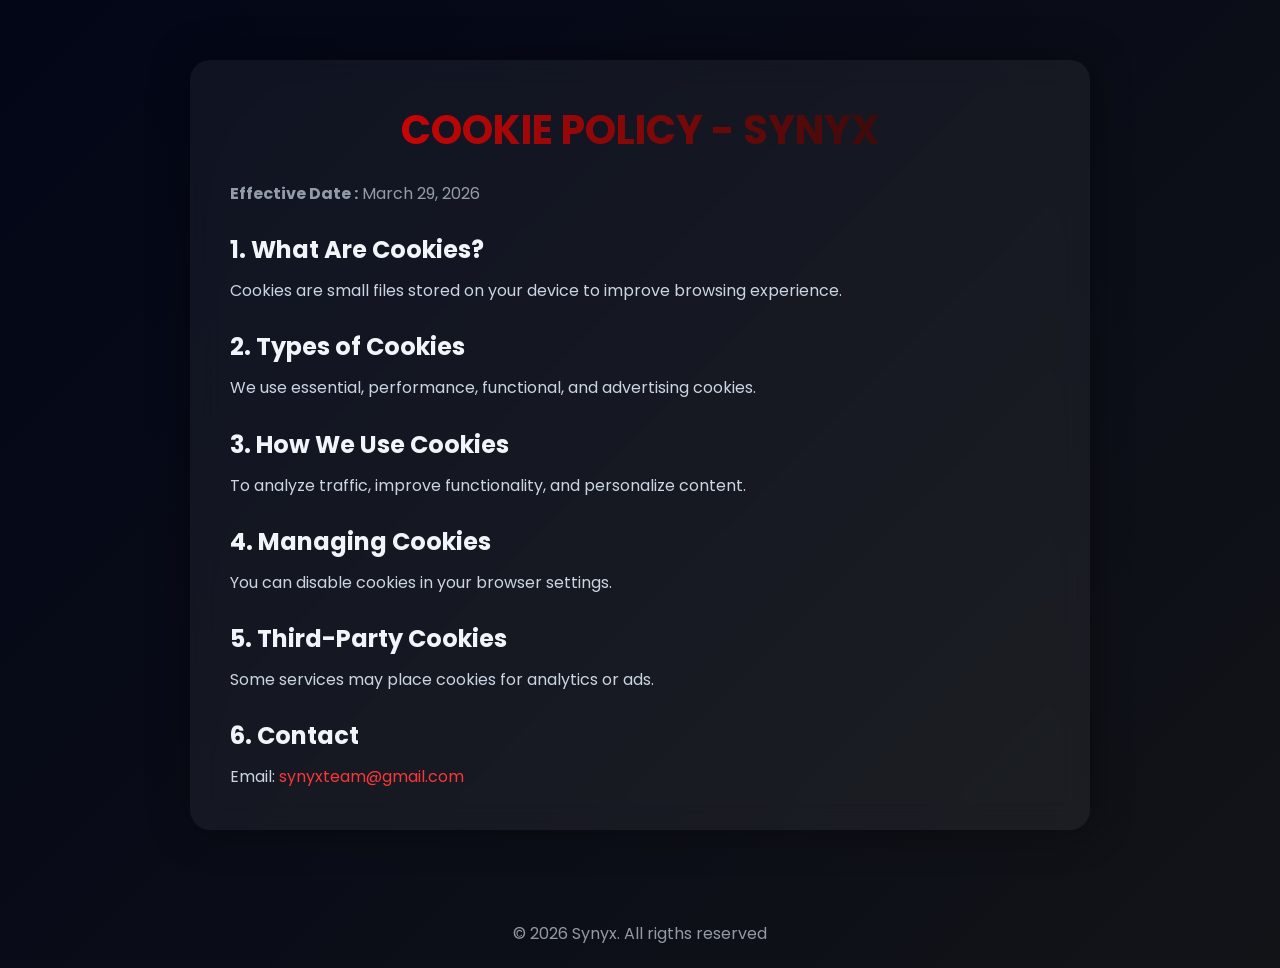
<file: cookies.html>
<!DOCTYPE html>
<html lang="en">
<head>
<meta charset="UTF-8">
<meta name="viewport" content="width=device-width, initial-scale=1.0">
<title>Cookie Policy | Synyx</title>

<link rel="icon" href="favicon.png" type="image/png">
<style>
@import url('https://fonts.googleapis.com/css2?family=Poppins:wght@300;400;600&display=swap');
    
* {
    margin: 0;
    padding: 0;
    box-sizing: border-box;
    font-family: 'Poppins', sans-serif;
}
    
    /* 🌈 Gradient Animated Background */
body {
    min-height: 100vh;
    background: linear-gradient(-45deg, #0f172a, #141b27, #171818, #020617);
    background-size: 400% 400%;
    animation: gradientMove 12s ease infinite;
    color: #e2e8f0;
}
    
    /* Animation */
@keyframes gradientMove {
    0% { background-position: 0% 50%; }
    50% { background-position: 100% 50%; }
    100% { background-position: 0% 50%; }
}
    
    /* 🌟 Glass Container */
.container {
    max-width: 900px;
    margin: 60px auto;
    padding: 40px;
    border-radius: 20px;
    
    background: rgba(255, 255, 255, 0.05);
    backdrop-filter: blur(15px);
    box-shadow: 0 0 40px rgba(0,0,0,0.4);
}
    
    /* Titles */
h1 {
    text-align: center;
    margin-bottom: 20px;
    font-size: 2.5rem;
    background: linear-gradient(90deg, #f80404, #0c0c0c);
    -webkit-background-clip: text;
    background-clip: text;
    -webkit-text-fill-color: transparent;
}
    
h2 {
    margin-top: 25px;
    color: #f1f5f9;
}
    
    /* Text */
p {
    margin-top: 10px;
    line-height: 1.7;
    color: #cbd5e1;
}
    
    /* Footer */
.footer {
    text-align: center;
    padding: 20px;
    margin-top: 40px;
    color: #94a3b8;
}
    
    /* Links */
a {
    color: #f83838;
    text-decoration: none;
}
    
a:hover {
    text-decoration: underline;
}
    
    /* 🔥 Glow effect on hover */
.container:hover {
    box-shadow: 0 0 60px rgba(254, 254, 255, 0.3);
    transition: 0.3s;
}
.footer__copy {
  font-size: var(--smaller-font-size);
  font-weight: 400; /* or 300 for lighter */
  opacity: 0.7;     /* optional: softer look */
}
</style>
</head>

<body>

<div class="container">
  <h1>COOKIE POLICY - SYNYX</h1>
  <p class="footer__copy"><strong>Effective Date :</strong> March 29, 2026</p>

  <h2>1. What Are Cookies?</h2>
  <p>Cookies are small files stored on your device to improve browsing experience.</p>

  <h2>2. Types of Cookies</h2>
  <p>We use essential, performance, functional, and advertising cookies.</p>

  <h2>3. How We Use Cookies</h2>
  <p>To analyze traffic, improve functionality, and personalize content.</p>

  <h2>4. Managing Cookies</h2>
  <p>You can disable cookies in your browser settings.</p>

  <h2>5. Third-Party Cookies</h2>
  <p>Some services may place cookies for analytics or ads.</p>

  <h2>6. Contact</h2>
  <p>Email: <a href="mailto:your@gmail.com">synyxteam@gmail.com</a></p>
</div>

<div class="footer">
    <p class="footer__copy">&#169; 2026 Synyx. All rigths reserved</p>
</div>

</body>
</html>
</file>
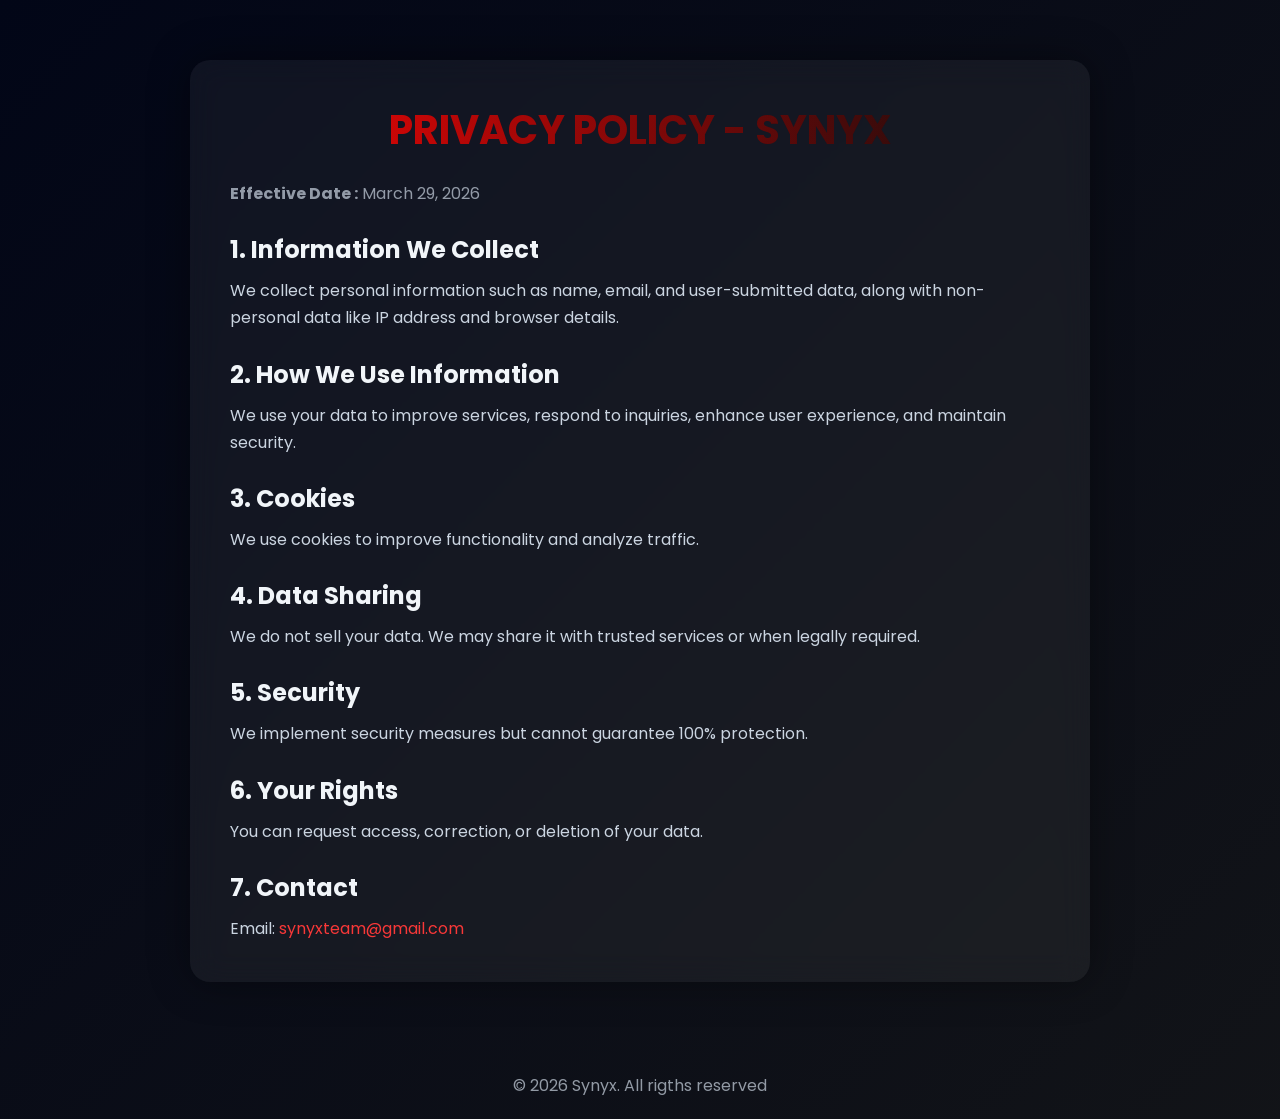
<file: privacy.html>
<!DOCTYPE html>
<html lang="en">
<head>
<meta charset="UTF-8">
<meta name="viewport" content="width=device-width, initial-scale=1.0">
<title>Privacy Policy | Synyx</title>
<link rel="icon" href="favicon.png" type="image/png">
<style>
@import url('https://fonts.googleapis.com/css2?family=Poppins:wght@300;400;600&display=swap');
    
* {
    margin: 0;
    padding: 0;
    box-sizing: border-box;
    font-family: 'Poppins', sans-serif;
}
    
    /* 🌈 Gradient Animated Background */
body {
    min-height: 100vh;
    background: linear-gradient(-45deg, #0f172a, #141b27, #171818, #020617);
    background-size: 400% 400%;
    animation: gradientMove 12s ease infinite;
    color: #e2e8f0;
}
    
    /* Animation */
@keyframes gradientMove {
    0% { background-position: 0% 50%; }
    50% { background-position: 100% 50%; }
    100% { background-position: 0% 50%; }
}
    
    /* 🌟 Glass Container */
.container {
    max-width: 900px;
    margin: 60px auto;
    padding: 40px;
    border-radius: 20px;
    
    background: rgba(255, 255, 255, 0.05);
    backdrop-filter: blur(15px);
    box-shadow: 0 0 40px rgba(0,0,0,0.4);
}
    
    /* Titles */
h1 {
    text-align: center;
    margin-bottom: 20px;
    font-size: 2.5rem;
    background: linear-gradient(90deg, #f80404, #0c0c0c);
    -webkit-background-clip: text;
    background-clip: text;
    -webkit-text-fill-color: transparent;
}
    
h2 {
    margin-top: 25px;
    color: #f1f5f9;
}
    
    /* Text */
p {
    margin-top: 10px;
    line-height: 1.7;
    color: #cbd5e1;
}
    
    /* Footer */
.footer {
    text-align: center;
    padding: 20px;
    margin-top: 40px;
    color: #94a3b8;
}
    
    /* Links */
a {
    color: #f83838;
    text-decoration: none;
}
    
a:hover {
    text-decoration: underline;
}
    
    /* 🔥 Glow effect on hover */
.container:hover {
    box-shadow: 0 0 60px rgba(254, 254, 255, 0.3);
    transition: 0.3s;
}
.footer__copy {
  font-size: var(--smaller-font-size);
  font-weight: 400; /* or 300 for lighter */
  opacity: 0.7;     /* optional: softer look */
}
</style>
</head>

<body>

<div class="container">
  <h1>PRIVACY POLICY - SYNYX</h1>
  <p class="footer__copy"><strong>Effective Date :</strong> March 29, 2026</p>

  <h2>1. Information We Collect</h2>
  <p>We collect personal information such as name, email, and user-submitted data, along with non-personal data like IP address and browser details.</p>

  <h2>2. How We Use Information</h2>
  <p>We use your data to improve services, respond to inquiries, enhance user experience, and maintain security.</p>

  <h2>3. Cookies</h2>
  <p>We use cookies to improve functionality and analyze traffic.</p>

  <h2>4. Data Sharing</h2>
  <p>We do not sell your data. We may share it with trusted services or when legally required.</p>

  <h2>5. Security</h2>
  <p>We implement security measures but cannot guarantee 100% protection.</p>

  <h2>6. Your Rights</h2>
  <p>You can request access, correction, or deletion of your data.</p>

  <h2>7. Contact</h2>
  <p>Email: <a href="mailto:your@gmail.com">synyxteam@gmail.com</a></p>
</div>

<div class="footer">
    <p class="footer__copy">&#169; 2026 Synyx. All rigths reserved</p>
</div>

</body>
</html>
</file>
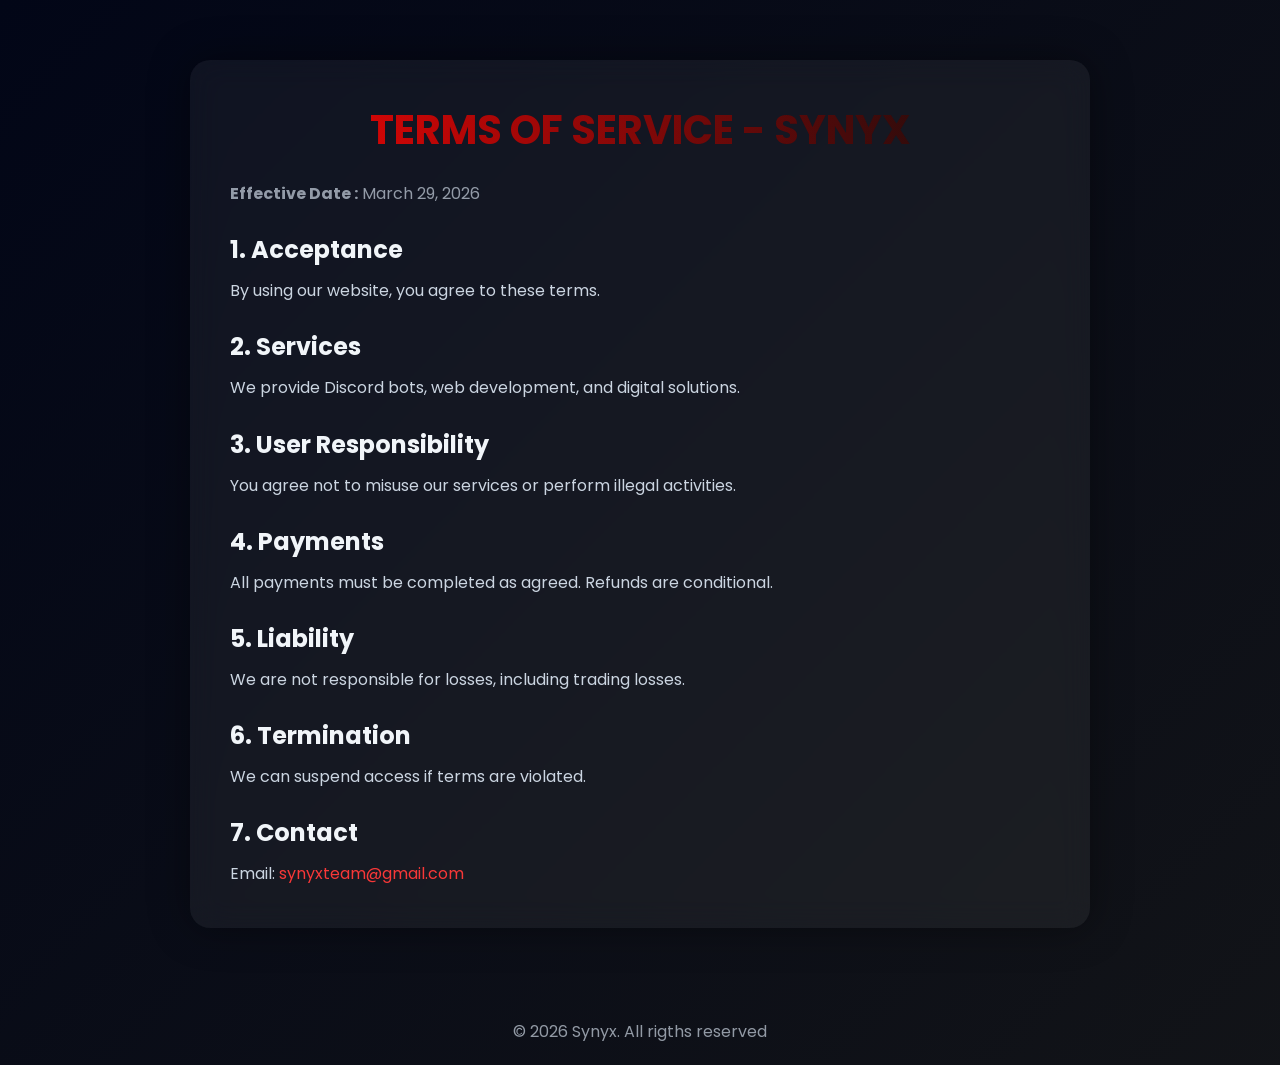
<file: terms.html>
<!DOCTYPE html>
<html lang="en">
<head>
<meta charset="UTF-8">
<meta name="viewport" content="width=device-width, initial-scale=1.0">
<title>Terms of Service | Synyx</title>
<link rel="icon" href="favicon.png" type="image/png">
<style>
@import url('https://fonts.googleapis.com/css2?family=Poppins:wght@300;400;600&display=swap');
    
* {
    margin: 0;
    padding: 0;
    box-sizing: border-box;
    font-family: 'Poppins', sans-serif;
}
    
    /* 🌈 Gradient Animated Background */
body {
    min-height: 100vh;
    background: linear-gradient(-45deg, #0f172a, #141b27, #171818, #020617);
    background-size: 400% 400%;
    animation: gradientMove 12s ease infinite;
    color: #e2e8f0;
}
    
    /* Animation */
@keyframes gradientMove {
    0% { background-position: 0% 50%; }
    50% { background-position: 100% 50%; }
    100% { background-position: 0% 50%; }
}
    
    /* 🌟 Glass Container */
.container {
    max-width: 900px;
    margin: 60px auto;
    padding: 40px;
    border-radius: 20px;
    
    background: rgba(255, 255, 255, 0.05);
    backdrop-filter: blur(15px);
    box-shadow: 0 0 40px rgba(0,0,0,0.4);
}
    
    /* Titles */
h1 {
    text-align: center;
    margin-bottom: 20px;
    font-size: 2.5rem;
    background: linear-gradient(90deg, #f80404, #0c0c0c);
    -webkit-background-clip: text;
    background-clip: text;
    -webkit-text-fill-color: transparent;
}
    
h2 {
    margin-top: 25px;
    color: #f1f5f9;
}
    
    /* Text */
p {
    margin-top: 10px;
    line-height: 1.7;
    color: #cbd5e1;
}
    
    /* Footer */
.footer {
    text-align: center;
    padding: 20px;
    margin-top: 40px;
    color: #94a3b8;
}
    
    /* Links */
a {
    color: #f83838;
    text-decoration: none;
}
    
a:hover {
    text-decoration: underline;
}
    
    /* 🔥 Glow effect on hover */
.container:hover {
    box-shadow: 0 0 60px rgba(254, 254, 255, 0.3);
    transition: 0.3s;
}
.footer__copy {
  font-size: var(--smaller-font-size);
  font-weight: 400; /* or 300 for lighter */
  opacity: 0.7;     /* optional: softer look */
}
</style>
</head>

<body>

<div class="container">
  <h1>TERMS OF SERVICE - SYNYX</h1>
  <p class="footer__copy"><strong>Effective Date :</strong> March 29, 2026</p>

  <h2>1. Acceptance</h2>
  <p>By using our website, you agree to these terms.</p>

  <h2>2. Services</h2>
  <p>We provide Discord bots, web development, and digital solutions.</p>

  <h2>3. User Responsibility</h2>
  <p>You agree not to misuse our services or perform illegal activities.</p>

  <h2>4. Payments</h2>
  <p>All payments must be completed as agreed. Refunds are conditional.</p>

  <h2>5. Liability</h2>
  <p>We are not responsible for losses, including trading losses.</p>

  <h2>6. Termination</h2>
  <p>We can suspend access if terms are violated.</p>

  <h2>7. Contact</h2>
  <p>Email: <a href="mailto:your@gmail.com">synyxteam@gmail.com</a></p>
</div>

<div class="footer">
    <p class="footer__copy">&#169; 2026 Synyx. All rigths reserved</p>
</div>

</body>
</html>
</file>
